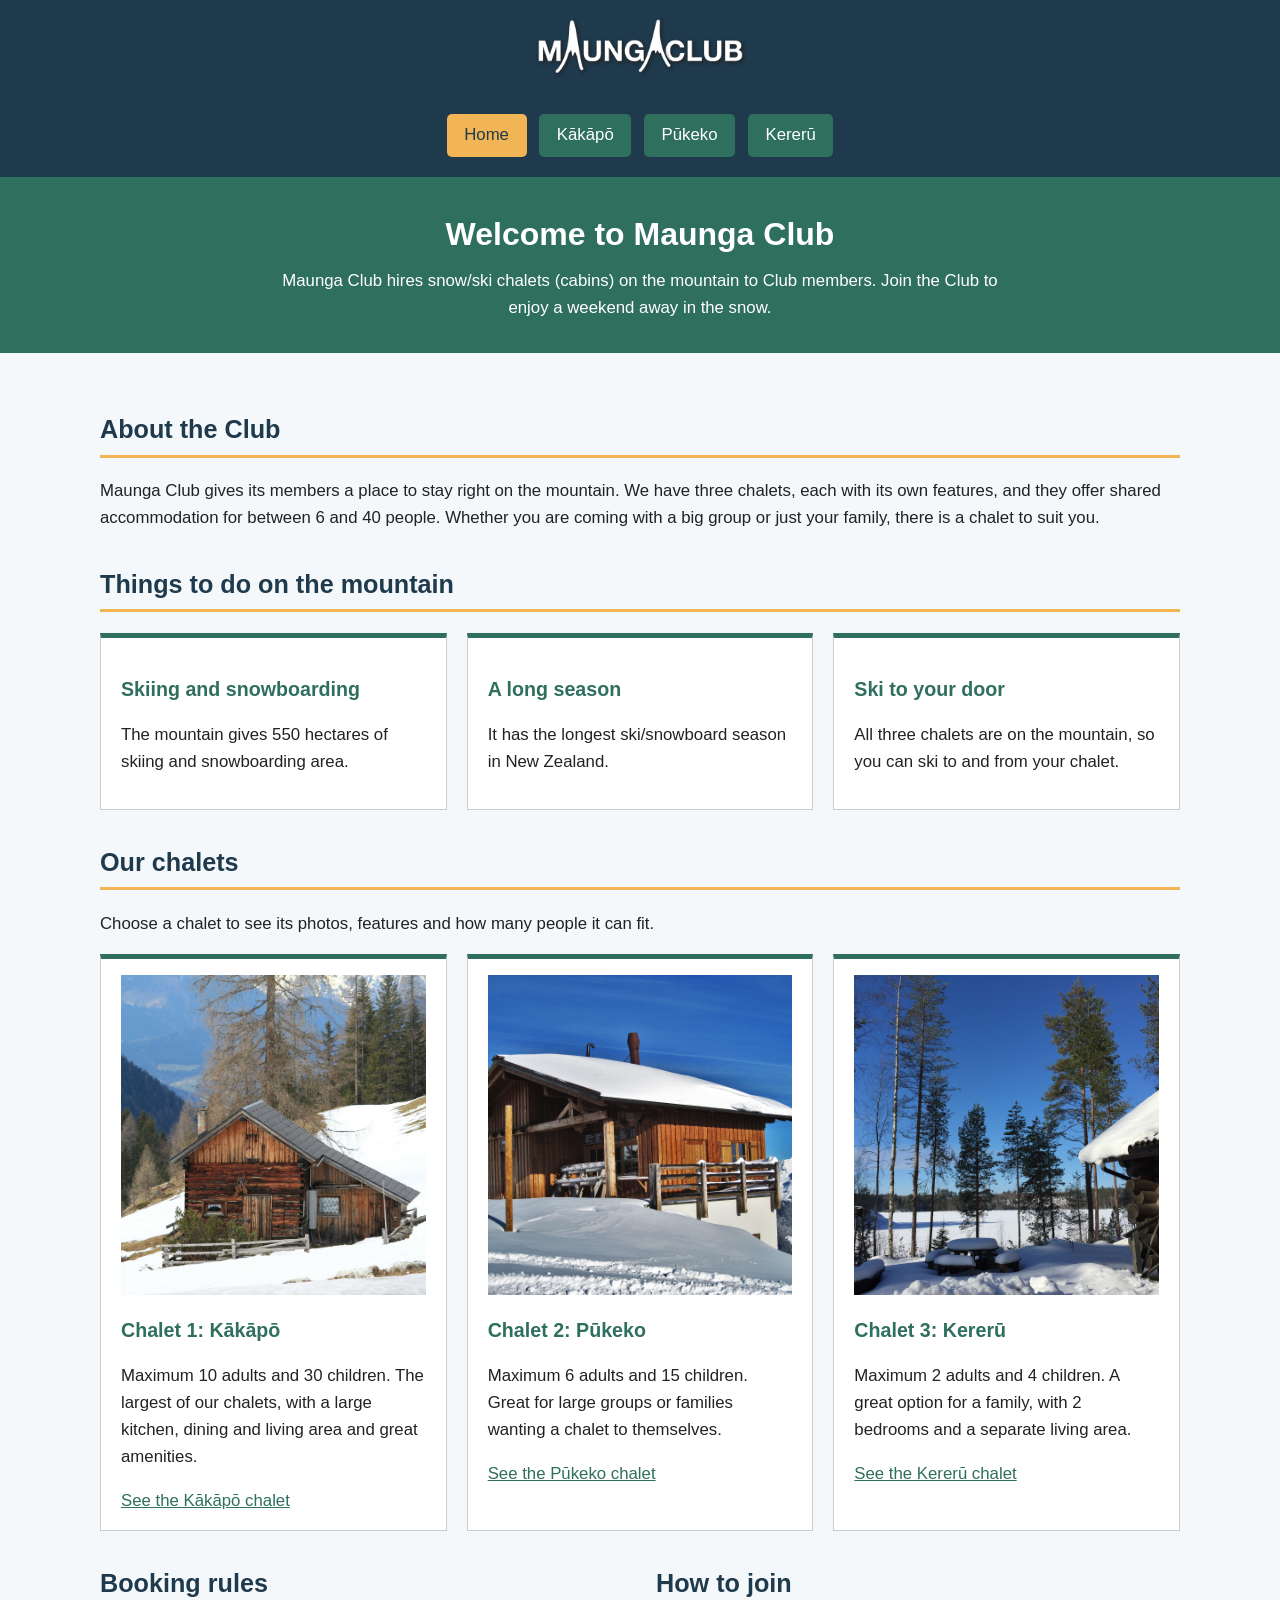
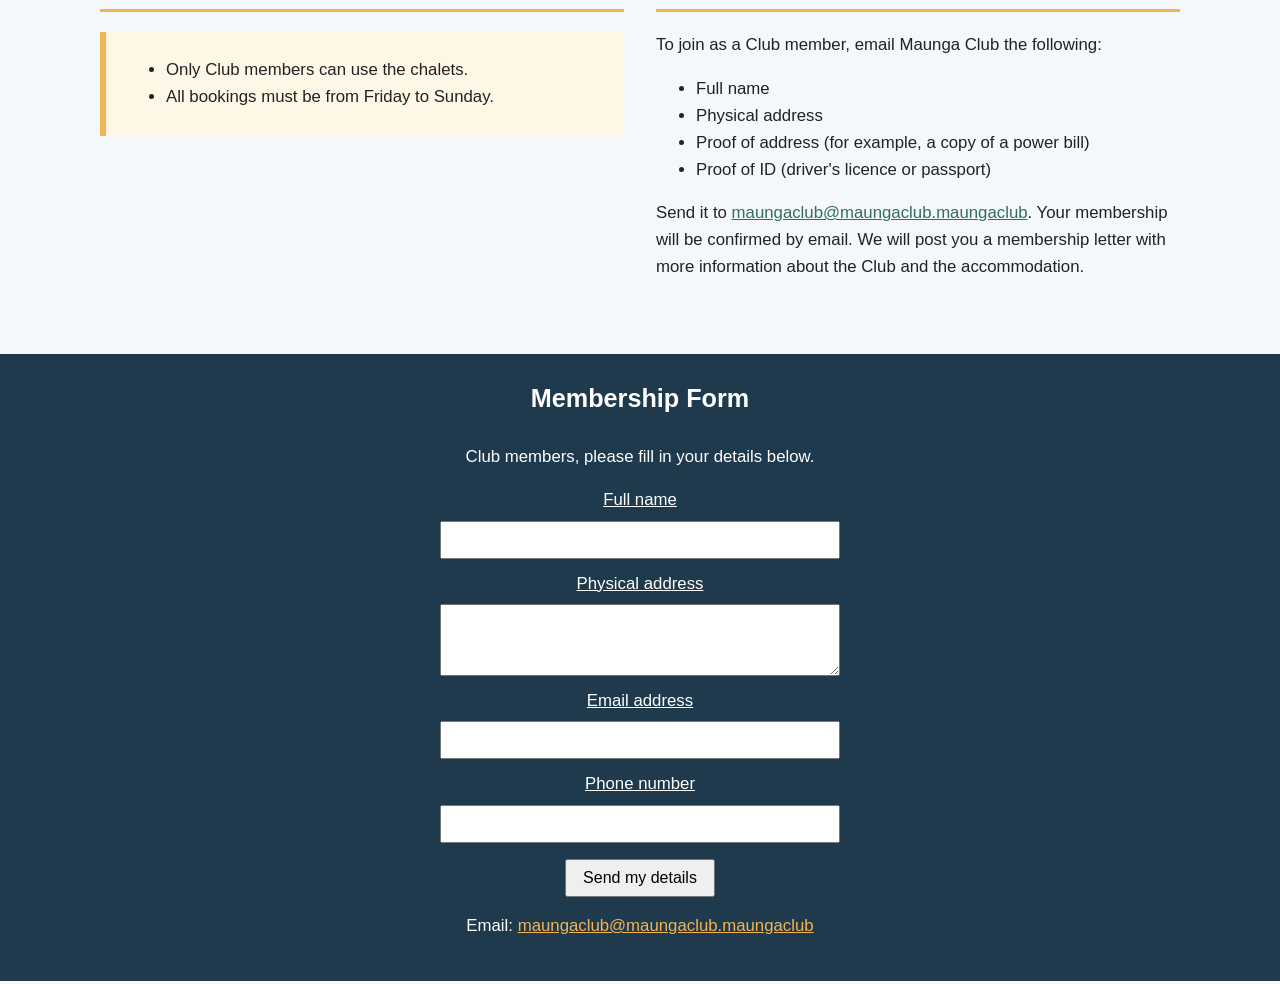
<file: index.html>
<!DOCTYPE html>
<html lang="en">
<head>
  <meta charset="UTF-8">
  <meta name="viewport" content="width=device-width, initial-scale=1.0">
  <title>Home | Maunga Club</title>
  <link rel="stylesheet" href="styles.css"> <!-- Link to CSS file -->
</head>
<body>
  <!-- Header containing the logo and navigation links (same on every page) -->
  <header>
    <h1><a class="logo" href="index.html">
        <img src="AS91893_Resources/Maunga_Club_white.png" alt="Maunga Club Logo"></a></h1>
    <nav>
      <a href="index.html" class="current">Home</a>
      <a href="kakapo.html">Kākāpō</a>
      <a href="pukeko.html">Pūkeko</a>
      <a href="kereru.html">Kererū</a>
    </nav>
  </header>

  <!-- Welcome banner -->
  <div class="banner">
    <h2>Welcome to Maunga Club</h2>
    <p>Maunga Club hires snow/ski chalets (cabins) on the mountain to Club members. Join the Club to enjoy a weekend away in the snow.</p>
  </div>

  <main>
    <!-- About the Club -->
    <h2>About the Club</h2>
    <p>Maunga Club gives its members a place to stay right on the mountain. We have three chalets, each with its own features, and they offer shared accommodation for between 6 and 40 people. Whether you are coming with a big group or just your family, there is a chalet to suit you.</p>

    <!-- Activities -->
    <h2>Things to do on the mountain</h2>
    <div class="card-grid">
      <div class="card"><h3>Skiing and snowboarding</h3><p>The mountain gives 550 hectares of skiing and snowboarding area.</p></div>
      <div class="card"><h3>A long season</h3><p>It has the longest ski/snowboard season in New Zealand.</p></div>
      <div class="card"><h3>Ski to your door</h3><p>All three chalets are on the mountain, so you can ski to and from your chalet.</p></div>
    </div>

    <!-- Chalet summaries (a box for each chalet with a link to its page) -->
    <h2>Our chalets</h2>
    <p>Choose a chalet to see its photos, features and how many people it can fit.</p>
    <div class="card-grid">
      <div class="card">
        <img src="AS91893_Resources/kakapo/cabin_exterior.jpg" alt="Outside of the Kākāpō chalet">
        <h3>Chalet 1: Kākāpō</h3>
        <p>Maximum 10 adults and 30 children. The largest of our chalets, with a large kitchen, dining and living area and great amenities.</p>
        <a href="kakapo.html">See the Kākāpō chalet</a>
      </div>
      <div class="card">
        <img src="AS91893_Resources/pukeko/chalet_exterior.jpg" alt="Outside of the Pūkeko chalet">
        <h3>Chalet 2: Pūkeko</h3>
        <p>Maximum 6 adults and 15 children. Great for large groups or families wanting a chalet to themselves.</p>
        <a href="pukeko.html">See the Pūkeko chalet</a>
      </div>
      <div class="card">
        <img src="AS91893_Resources/kereru/cabin_exterior.jpg" alt="Outside of the Kererū chalet">
        <h3>Chalet 3: Kererū</h3>
        <p>Maximum 2 adults and 4 children. A great option for a family, with 2 bedrooms and a separate living area.</p>
        <a href="kereru.html">See the Kererū chalet</a>
      </div>
    </div>

    <div class="two-col">
    <div>
    <!-- Booking rules -->
    <h2>Booking rules</h2>
    <div class="notice">
      <ul>
        <li>Only Club members can use the chalets.</li>
        <li>All bookings must be from Friday to Sunday.</li>
      </ul>
    </div>

    </div>
    <div>
    <!-- How to join -->
    <h2 id="join">How to join</h2>
    <p>To join as a Club member, email Maunga Club the following:</p>
    <ul>
      <li>Full name</li>
      <li>Physical address</li>
      <li>Proof of address (for example, a copy of a power bill)</li>
      <li>Proof of ID (driver's licence or passport)</li>
    </ul>
    <p>Send it to <a href="mailto:maungaclub@maungaclub.maungaclub">maungaclub@maungaclub.maungaclub</a>. Your membership will be confirmed by email. We will post you a membership letter with more information about the Club and the accommodation.</p>
    </div>
    </div>
  </main>

  <!-- Footer containing the membership form (same on every page) -->
  <footer id="membership">
    <h2 class="footer-title">Membership Form</h2>
    <p>Club members, please fill in your details below.</p>
    <!-- The form opens the user's email program with their details. "required" means the box cannot be empty -->
    <form action="mailto:maungaclub@maungaclub.maungaclub" method="post" enctype="text/plain">
      <label for="name">Full name</label>
      <input type="text" id="name" name="Full name" required>
      <label for="address">Physical address</label>
      <textarea id="address" name="Physical address" rows="3" required></textarea>
      <label for="email">Email address</label>
      <input type="email" id="email" name="Email address" required>
      <label for="phone">Phone number</label>
      <input type="tel" id="phone" name="Phone number" required>
      <button type="submit">Send my details</button>
    </form>
    <p>Email: <a href="mailto:maungaclub@maungaclub.maungaclub">maungaclub@maungaclub.maungaclub</a></p>
  </footer>
</body>
</html>
</file>
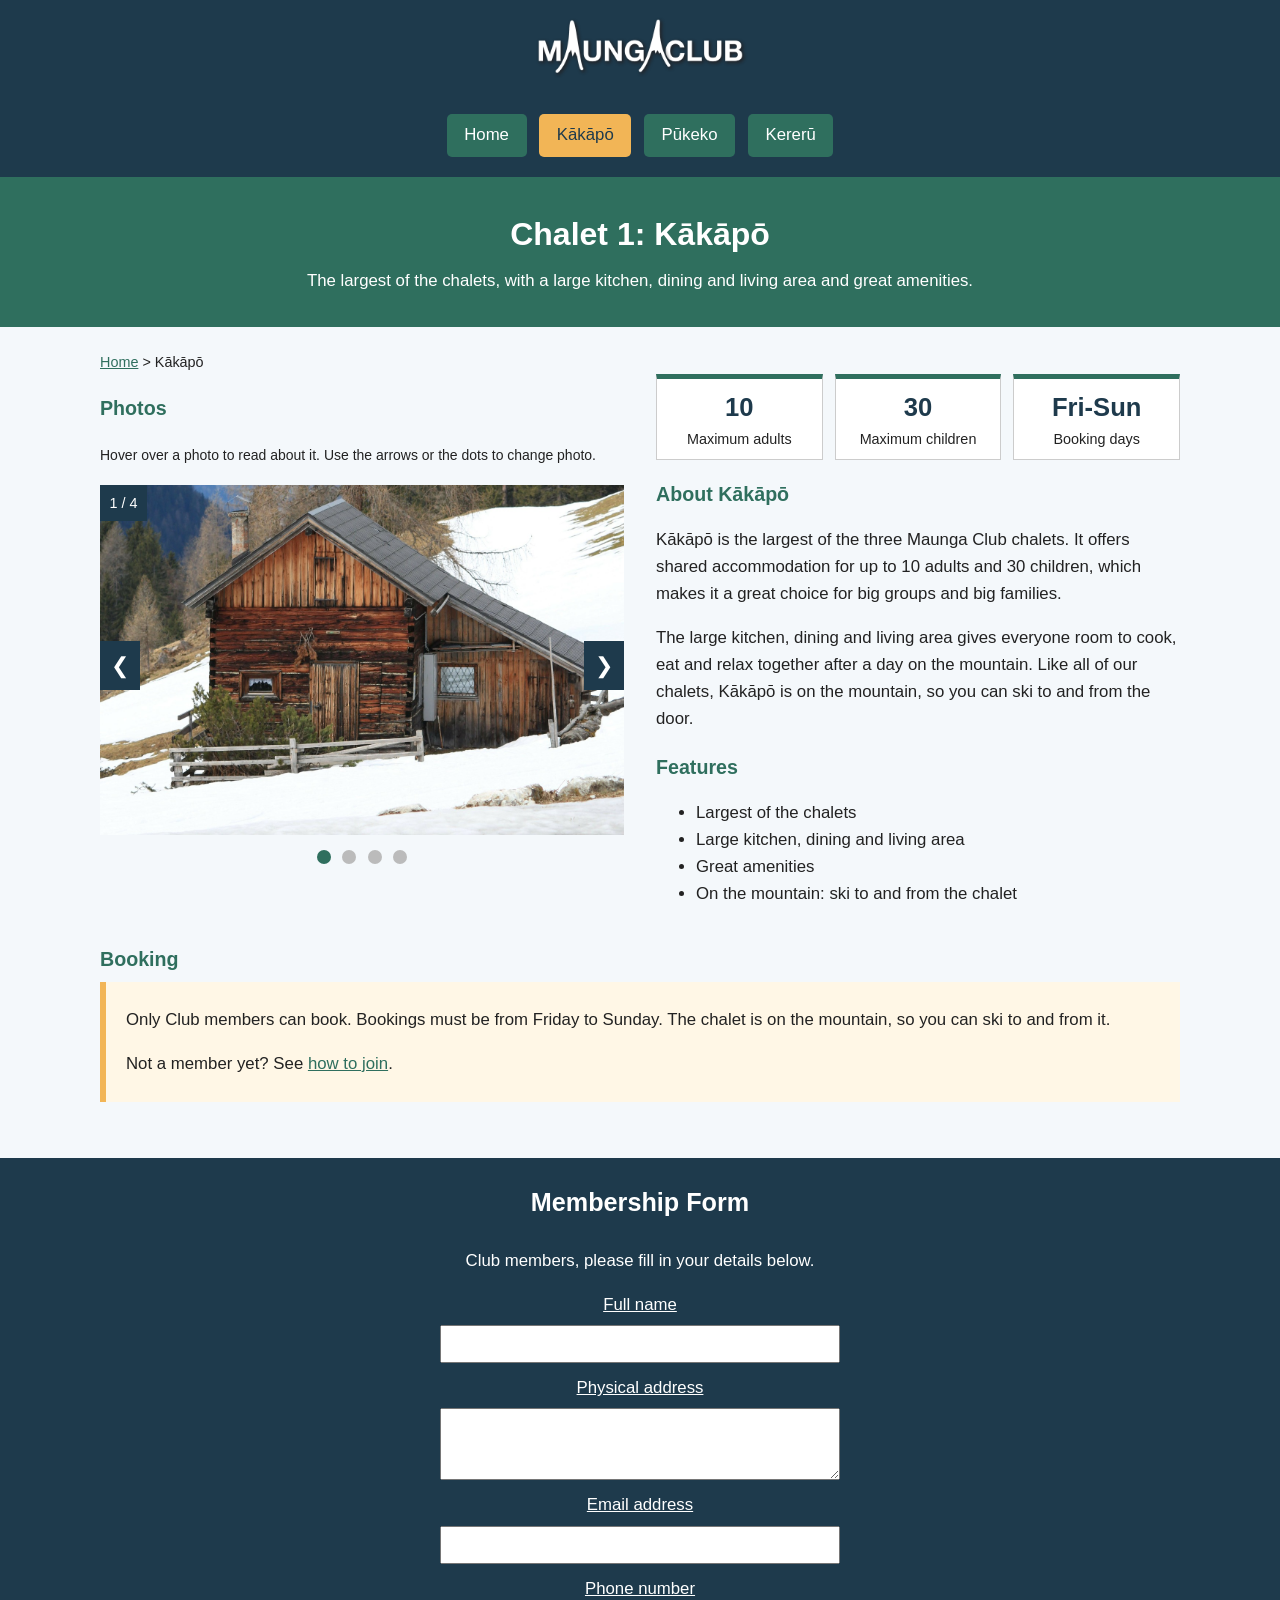
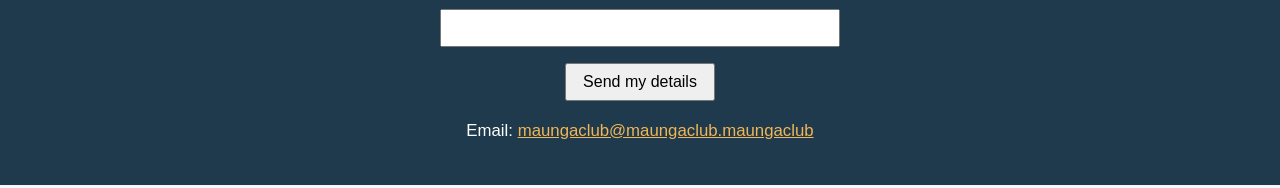
<file: kakapo.html>
<!DOCTYPE html>
<html lang="en">
<head>
  <meta charset="UTF-8">
  <meta name="viewport" content="width=device-width, initial-scale=1.0">
  <title>Kākāpō | Maunga Club</title>
  <link rel="stylesheet" href="styles.css"> <!-- Link to CSS file -->
</head>
<body>
  <!-- Header containing the logo and navigation links (same on every page) -->
  <header>
    <h1><a class="logo" href="index.html"><img src="AS91893_Resources/Maunga_Club_white.png" alt="Maunga Club Logo"></a></h1>
    <nav>
      <a href="index.html">Home</a>
      <a href="kakapo.html" class="current">Kākāpō</a>
      <a href="pukeko.html">Pūkeko</a>
      <a href="kereru.html">Kererū</a>
    </nav>
  </header>

  <!-- Banner with the chalet name and a short description -->
  <div class="banner">
    <h2>Chalet 1: Kākāpō</h2>
    <p>The largest of the chalets, with a large kitchen, dining and living area and great amenities.</p>
  </div>

  <main>
    <!-- Link back to the home page -->
    <p class="crumbs"><a href="index.html">Home</a> &gt; Kākāpō</p>

    <!-- Two columns: photos on one side, information on the other -->
    <div class="chalet-layout">
      <div>
        <h3>Photos</h3>
    <p><small>Hover over a photo to read about it. Use the arrows or the dots to change photo.</small></p>
    <div class="slideshow-container">

      <!-- Slide 1 -->
      <div class="mySlides fade">
        <div class="numbertext">1 / 4</div>
        <img src="AS91893_Resources/kakapo/cabin_exterior.jpg" alt="Outside of the Kākāpō chalet">
        <div class="text">The outside of the Kākāpō chalet. Kākāpō is the largest of the three Maunga Club chalets and it sits right on the mountain, so guests can ski straight to the door. It is big enough for up to 10 adults and 30 children.</div>
      </div>

      <!-- Slide 2 -->
      <div class="mySlides fade">
        <div class="numbertext">2 / 4</div>
        <img src="AS91893_Resources/kakapo/cabin_view.jpg" alt="The view from the Kākāpō chalet">
        <div class="text">The view from the Kākāpō chalet. The chalet is on the mountain, which has 550 hectares of skiing and snowboarding and the longest season in New Zealand. Guests can ski to and from the chalet.</div>
      </div>

      <!-- Slide 3 -->
      <div class="mySlides fade">
        <div class="numbertext">3 / 4</div>
        <img src="AS91893_Resources/kakapo/bunk_room.jpg" alt="A bunk room inside the Kākāpō chalet">
        <div class="text">A bunk room inside the Kākāpō chalet. Kākāpō has shared accommodation, so large groups and families can all stay together under one roof.</div>
      </div>

      <!-- Slide 4 -->
      <div class="mySlides fade">
        <div class="numbertext">4 / 4</div>
        <img src="AS91893_Resources/kakapo/hallway.jpg" alt="The hallway inside the Kākāpō chalet">
        <div class="text">The hallway inside the Kākāpō chalet. It connects the bunk rooms to the large kitchen, dining and living area where guests can cook, eat and relax after a day in the snow.</div>
      </div>

      <!-- Previous and next buttons -->
      <button class="prev" onclick="plusSlides(-1)" aria-label="Previous photo">&#10094;</button>
      <button class="next" onclick="plusSlides(1)" aria-label="Next photo">&#10095;</button>
    </div>

    <!-- The dots under the photos -->
    <div class="dots">
      <span class="dot" onclick="currentSlide(1)"></span>
      <span class="dot" onclick="currentSlide(2)"></span>
      <span class="dot" onclick="currentSlide(3)"></span>
      <span class="dot" onclick="currentSlide(4)"></span>
    </div>

      </div>
      <div>
        <div class="facts">
      <div class="fact"><span class="number">10</span>Maximum adults</div>
      <div class="fact"><span class="number">30</span>Maximum children</div>
      <div class="fact"><span class="number">Fri-Sun</span>Booking days</div>
    </div>
        <h3>About Kākāpō</h3>
    <p>Kākāpō is the largest of the three Maunga Club chalets. It offers shared accommodation for up to 10 adults and 30 children, which makes it a great choice for big groups and big families.</p>
    <p>The large kitchen, dining and living area gives everyone room to cook, eat and relax together after a day on the mountain. Like all of our chalets, Kākāpō is on the mountain, so you can ski to and from the door.</p>

        <h3>Features</h3>
    <ul>
      <li>Largest of the chalets</li>
      <li>Large kitchen, dining and living area</li>
      <li>Great amenities</li>
      <li>On the mountain: ski to and from the chalet</li>
    </ul>
      </div>
    </div>

    <!-- Booking information -->
    <h3>Booking</h3>
    <div class="notice">
      <p>Only Club members can book. Bookings must be from Friday to Sunday. The chalet is on the mountain, so you can ski to and from it.</p>
      <p>Not a member yet? See <a href="index.html#join">how to join</a>.</p>
    </div>
  </main>

  <!-- Footer containing the membership form (same on every page) -->
  <footer id="membership">
    <h2 class="footer-title">Membership Form</h2>
    <p>Club members, please fill in your details below.</p>
    <!-- The form opens the user's email program with their details. "required" means the box cannot be empty -->
    <form action="mailto:maungaclub@maungaclub.maungaclub" method="post" enctype="text/plain">
      <label for="name">Full name</label>
      <input type="text" id="name" name="Full name" required>
      <label for="address">Physical address</label>
      <textarea id="address" name="Physical address" rows="3" required></textarea>
      <label for="email">Email address</label>
      <input type="email" id="email" name="Email address" required>
      <label for="phone">Phone number</label>
      <input type="tel" id="phone" name="Phone number" required>
      <button type="submit">Send my details</button>
    </form>
    <p>Email: <a href="mailto:maungaclub@maungaclub.maungaclub">maungaclub@maungaclub.maungaclub</a></p>
  </footer>

  <script src="script.js"></script>
</body>
</html>
</file>
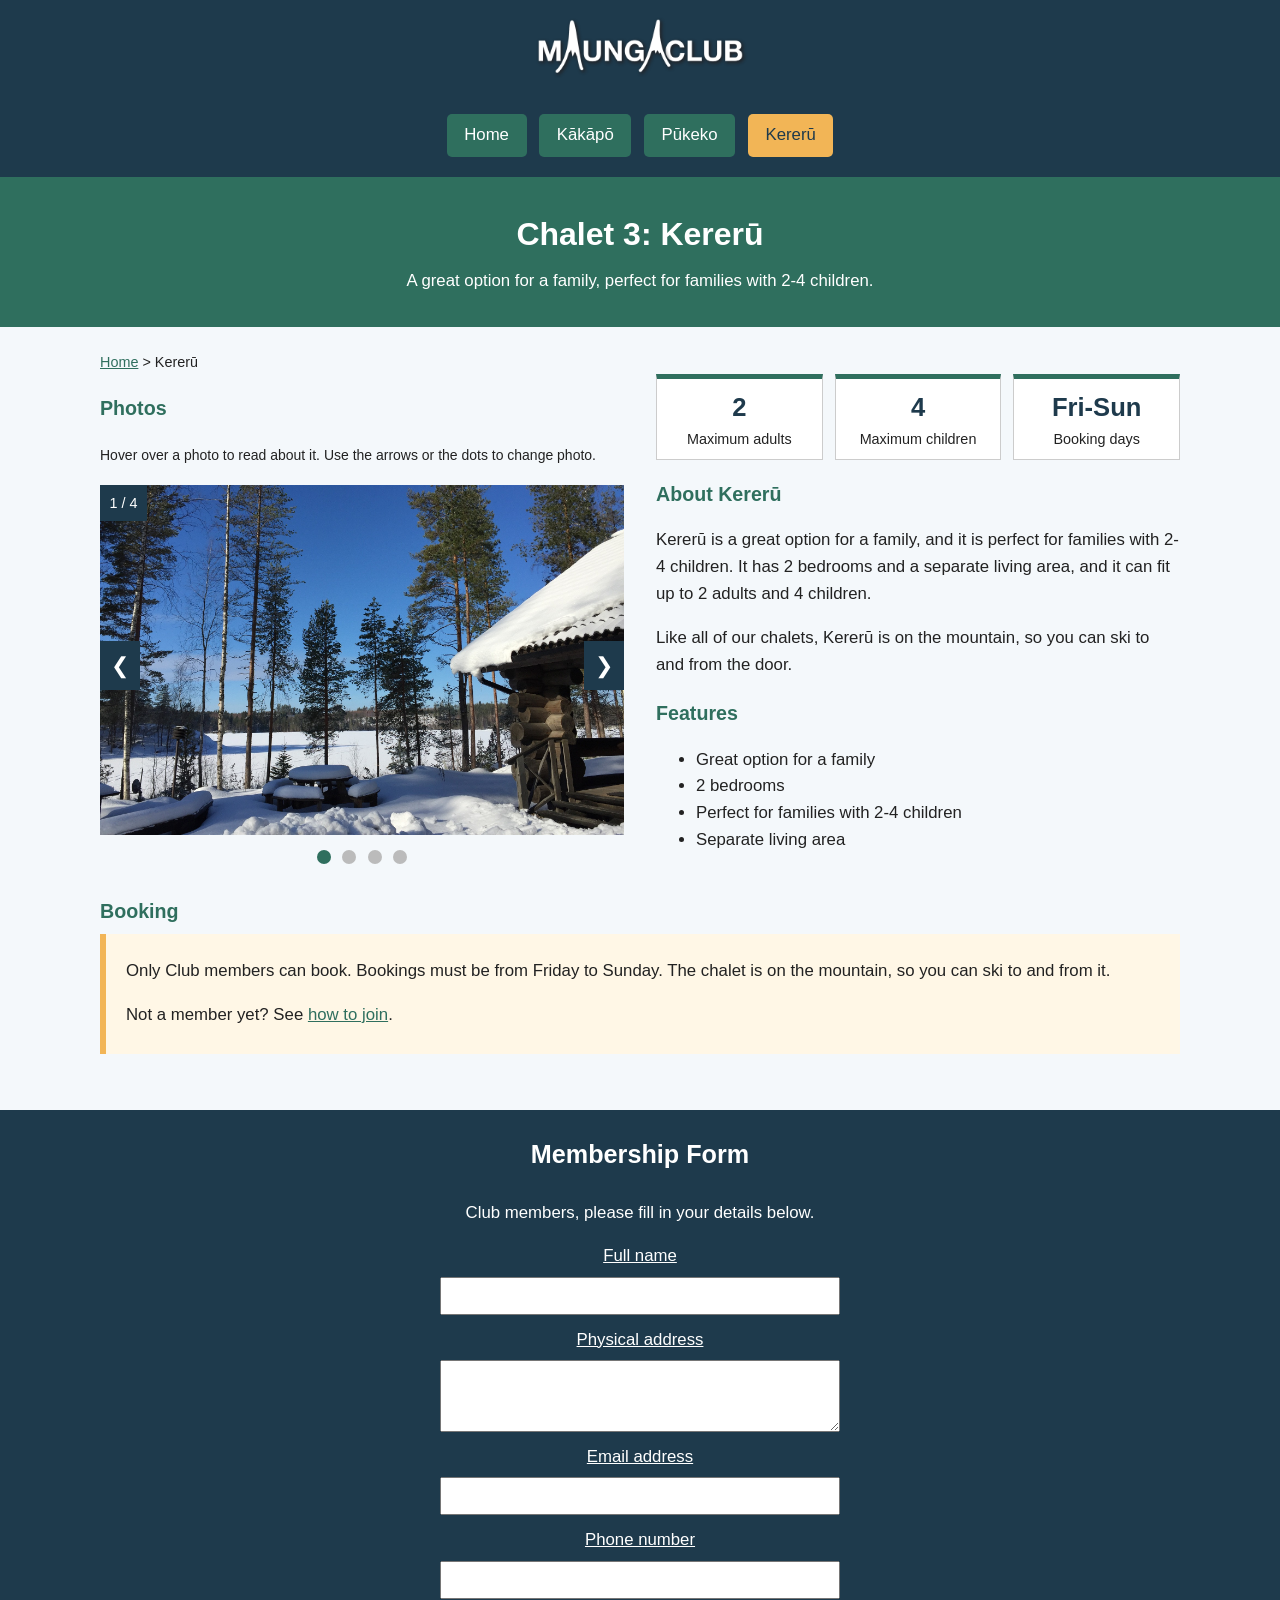
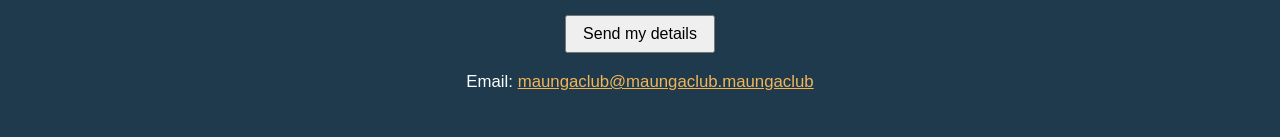
<file: kereru.html>
<!DOCTYPE html>
<html lang="en">
<head>
  <meta charset="UTF-8">
  <meta name="viewport" content="width=device-width, initial-scale=1.0">
  <title>Kererū | Maunga Club</title>
  <link rel="stylesheet" href="styles.css"> <!-- Link to CSS file -->
</head>
<body>
  <!-- Header containing the logo and navigation links (same on every page) -->
  <header>
    <h1><a class="logo" href="index.html"><img src="AS91893_Resources/Maunga_Club_white.png" alt="Maunga Club Logo"></a></h1>
    <nav>
      <a href="index.html">Home</a>
      <a href="kakapo.html">Kākāpō</a>
      <a href="pukeko.html">Pūkeko</a>
      <a href="kereru.html" class="current">Kererū</a>
    </nav>
  </header>

  <!-- Banner with the chalet name and a short description -->
  <div class="banner">
    <h2>Chalet 3: Kererū</h2>
    <p>A great option for a family, perfect for families with 2-4 children.</p>
  </div>

  <main>
    <!-- Link back to the home page -->
    <p class="crumbs"><a href="index.html">Home</a> &gt; Kererū</p>

    <!-- Two columns: photos on one side, information on the other -->
    <div class="chalet-layout">
      <div>
        <h3>Photos</h3>
    <p><small>Hover over a photo to read about it. Use the arrows or the dots to change photo.</small></p>
    <div class="slideshow-container">

      <!-- Slide 1 -->
      <div class="mySlides fade">
        <div class="numbertext">1 / 4</div>
        <img src="AS91893_Resources/kereru/cabin_exterior.jpg" alt="Outside of the Kererū chalet">
        <div class="text">The outside of the Kererū chalet. Kererū is a great option for a family, and it sits on the mountain so you can ski to the door.</div>
      </div>

      <!-- Slide 2 -->
      <div class="mySlides fade">
        <div class="numbertext">2 / 4</div>
        <img src="AS91893_Resources/kereru/adult_bedroom.jpg" alt="The adult bedroom inside the Kererū chalet">
        <div class="text">The adult bedroom. Kererū has 2 bedrooms and fits up to 2 adults.</div>
      </div>

      <!-- Slide 3 -->
      <div class="mySlides fade">
        <div class="numbertext">3 / 4</div>
        <img src="AS91893_Resources/kereru/kids_bedroom.jpg" alt="The kids bedroom inside the Kererū chalet">
        <div class="text">The kids' bedroom. Kererū is perfect for families with 2-4 children.</div>
      </div>

      <!-- Slide 4 -->
      <div class="mySlides fade">
        <div class="numbertext">4 / 4</div>
        <img src="AS91893_Resources/kereru/kitchen.jpg" alt="The kitchen inside the Kererū chalet">
        <div class="text">The kitchen inside Kererū, where families can make their own meals. The chalet also has a separate living area.</div>
      </div>

      <!-- Previous and next buttons -->
      <button class="prev" onclick="plusSlides(-1)" aria-label="Previous photo">&#10094;</button>
      <button class="next" onclick="plusSlides(1)" aria-label="Next photo">&#10095;</button>
    </div>

    <!-- The dots under the photos -->
    <div class="dots">
      <span class="dot" onclick="currentSlide(1)"></span>
      <span class="dot" onclick="currentSlide(2)"></span>
      <span class="dot" onclick="currentSlide(3)"></span>
      <span class="dot" onclick="currentSlide(4)"></span>
    </div>

      </div>
      <div>
        <div class="facts">
      <div class="fact"><span class="number">2</span>Maximum adults</div>
      <div class="fact"><span class="number">4</span>Maximum children</div>
      <div class="fact"><span class="number">Fri-Sun</span>Booking days</div>
    </div>
        <h3>About Kererū</h3>
    <p>Kererū is a great option for a family, and it is perfect for families with 2-4 children. It has 2 bedrooms and a separate living area, and it can fit up to 2 adults and 4 children.</p>
    <p>Like all of our chalets, Kererū is on the mountain, so you can ski to and from the door.</p>

        <h3>Features</h3>
    <ul>
      <li>Great option for a family</li>
      <li>2 bedrooms</li>
      <li>Perfect for families with 2-4 children</li>
      <li>Separate living area</li>
    </ul>
      </div>
    </div>

    <!-- Booking information -->
    <h3>Booking</h3>
    <div class="notice">
      <p>Only Club members can book. Bookings must be from Friday to Sunday. The chalet is on the mountain, so you can ski to and from it.</p>
      <p>Not a member yet? See <a href="index.html#join">how to join</a>.</p>
    </div>
  </main>

  <!-- Footer containing the membership form (same on every page) -->
  <footer id="membership">
    <h2 class="footer-title">Membership Form</h2>
    <p>Club members, please fill in your details below.</p>
    <!-- The form opens the user's email program with their details. "required" means the box cannot be empty -->
    <form action="mailto:maungaclub@maungaclub.maungaclub" method="post" enctype="text/plain">
      <label for="name">Full name</label>
      <input type="text" id="name" name="Full name" required>
      <label for="address">Physical address</label>
      <textarea id="address" name="Physical address" rows="3" required></textarea>
      <label for="email">Email address</label>
      <input type="email" id="email" name="Email address" required>
      <label for="phone">Phone number</label>
      <input type="tel" id="phone" name="Phone number" required>
      <button type="submit">Send my details</button>
    </form>
    <p>Email: <a href="mailto:maungaclub@maungaclub.maungaclub">maungaclub@maungaclub.maungaclub</a></p>
  </footer>

  <script src="script.js"></script>
</body>
</html>
</file>
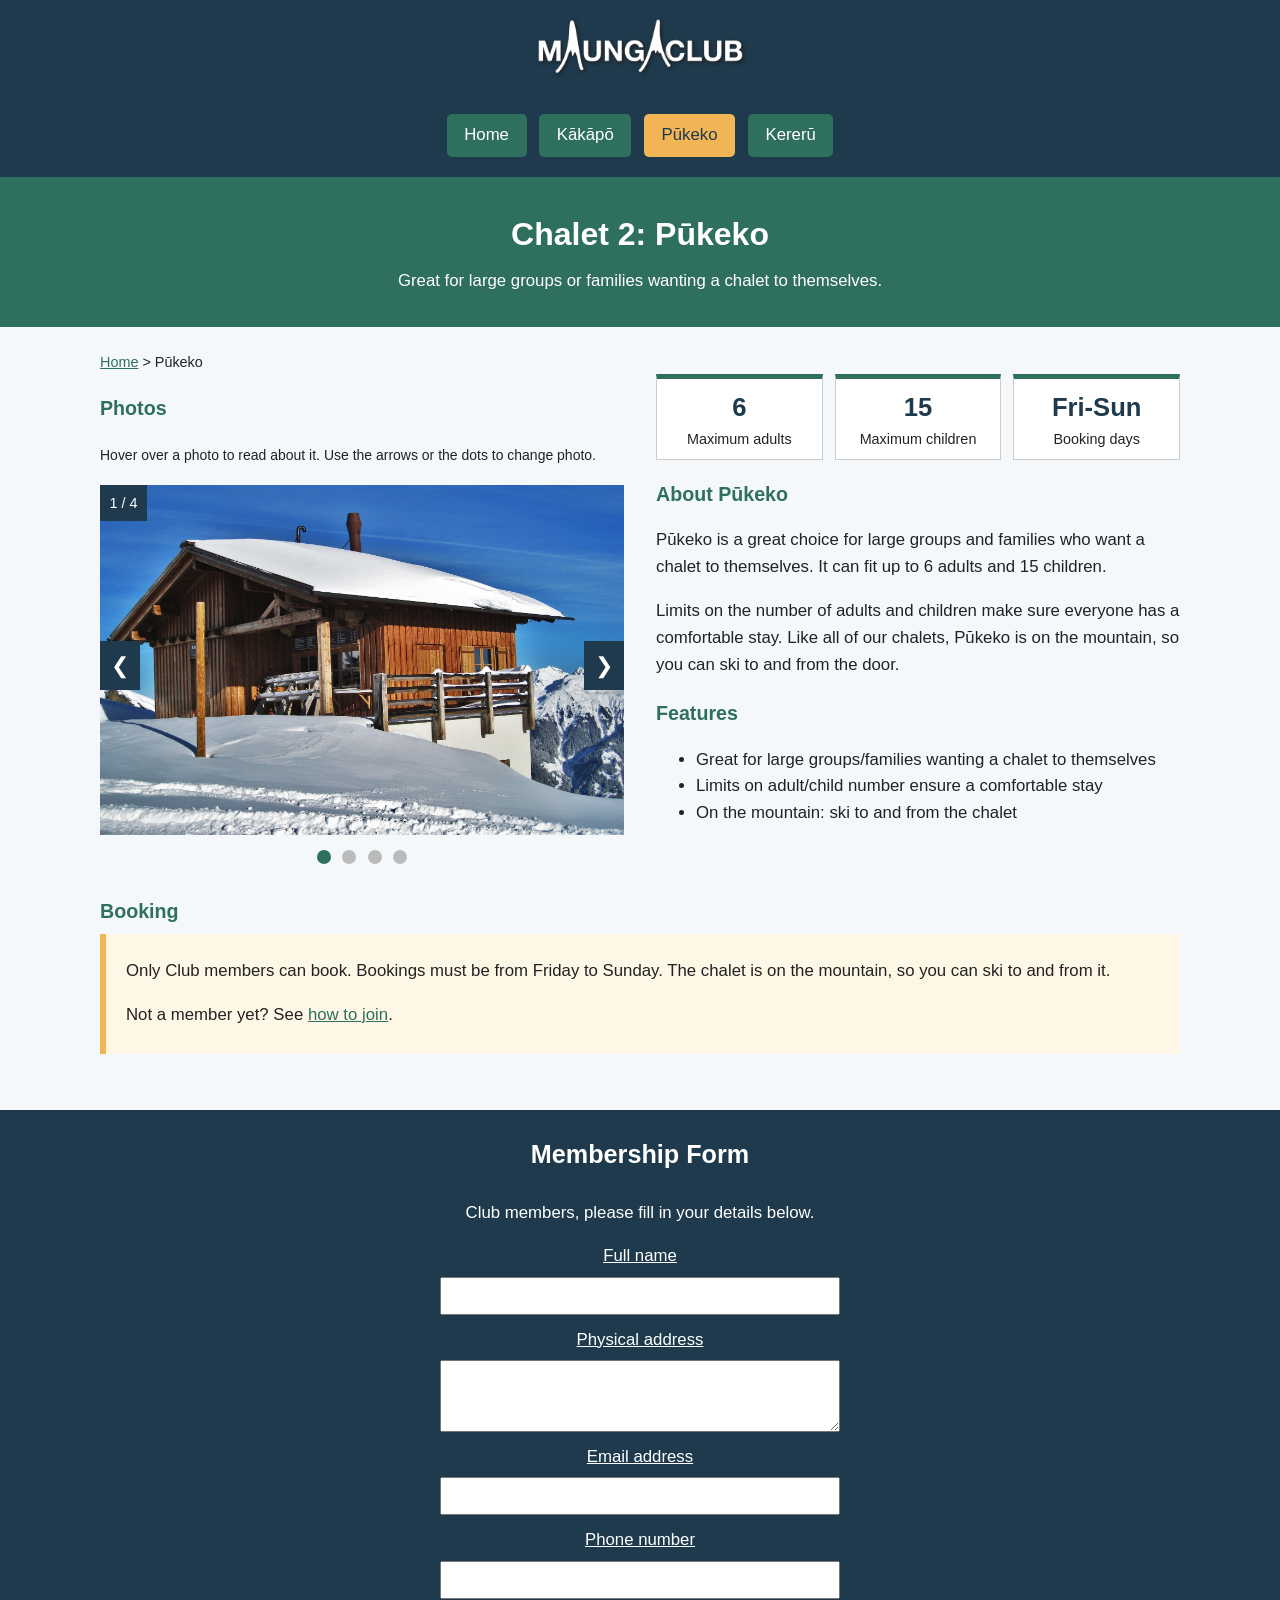
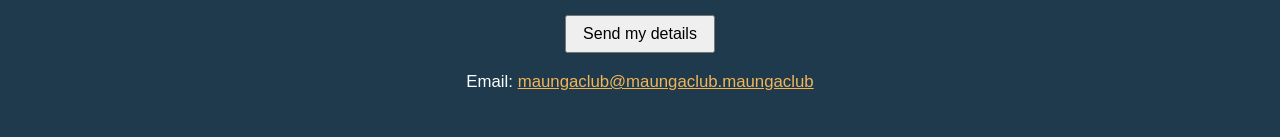
<file: pukeko.html>
<!DOCTYPE html>
<html lang="en">
<head>
  <meta charset="UTF-8">
  <meta name="viewport" content="width=device-width, initial-scale=1.0">
  <title>Pūkeko | Maunga Club</title>
  <link rel="stylesheet" href="styles.css"> <!-- Link to CSS file -->
</head>
<body>
  <!-- Header containing the logo and navigation links (same on every page) -->
  <header>
    <h1><a class="logo" href="index.html"><img src="AS91893_Resources/Maunga_Club_white.png" alt="Maunga Club Logo"></a></h1>
    <nav>
      <a href="index.html">Home</a>
      <a href="kakapo.html">Kākāpō</a>
      <a href="pukeko.html" class="current">Pūkeko</a>
      <a href="kereru.html">Kererū</a>
    </nav>
  </header>

  <!-- Banner with the chalet name and a short description -->
  <div class="banner">
    <h2>Chalet 2: Pūkeko</h2>
    <p>Great for large groups or families wanting a chalet to themselves.</p>
  </div>

  <main>
    <!-- Link back to the home page -->
    <p class="crumbs"><a href="index.html">Home</a> &gt; Pūkeko</p>

    <!-- Two columns: photos on one side, information on the other -->
    <div class="chalet-layout">
      <div>
        <h3>Photos</h3>
    <p><small>Hover over a photo to read about it. Use the arrows or the dots to change photo.</small></p>
    <div class="slideshow-container">

      <!-- Slide 1 -->
      <div class="mySlides fade">
        <div class="numbertext">1 / 4</div>
        <img src="AS91893_Resources/pukeko/chalet_exterior.jpg" alt="Outside of the Pūkeko chalet">
        <div class="text">The outside of the Pūkeko chalet. Pūkeko is great for large groups and families who want a chalet to themselves, and it sits on the mountain.</div>
      </div>

      <!-- Slide 2 -->
      <div class="mySlides fade">
        <div class="numbertext">2 / 4</div>
        <img src="AS91893_Resources/pukeko/chalet_view.jpg" alt="The view from the Pūkeko chalet">
        <div class="text">The view from the Pūkeko chalet. The mountain has 550 hectares of skiing and snowboarding, and you can ski to and from the chalet.</div>
      </div>

      <!-- Slide 3 -->
      <div class="mySlides fade">
        <div class="numbertext">3 / 4</div>
        <img src="AS91893_Resources/pukeko/adult_bedroom.jpg" alt="An adult bedroom inside the Pūkeko chalet">
        <div class="text">An adult bedroom inside Pūkeko. Pūkeko can fit up to 6 adults and 15 children.</div>
      </div>

      <!-- Slide 4 -->
      <div class="mySlides fade">
        <div class="numbertext">4 / 4</div>
        <img src="AS91893_Resources/pukeko/bathroom.jpg" alt="The bathroom inside the Pūkeko chalet">
        <div class="text">The bathroom inside Pūkeko. The limits on adults and children help make sure everyone has a comfortable stay.</div>
      </div>

      <!-- Previous and next buttons -->
      <button class="prev" onclick="plusSlides(-1)" aria-label="Previous photo">&#10094;</button>
      <button class="next" onclick="plusSlides(1)" aria-label="Next photo">&#10095;</button>
    </div>

    <!-- The dots under the photos -->
    <div class="dots">
      <span class="dot" onclick="currentSlide(1)"></span>
      <span class="dot" onclick="currentSlide(2)"></span>
      <span class="dot" onclick="currentSlide(3)"></span>
      <span class="dot" onclick="currentSlide(4)"></span>
    </div>

      </div>
      <div>
        <div class="facts">
      <div class="fact"><span class="number">6</span>Maximum adults</div>
      <div class="fact"><span class="number">15</span>Maximum children</div>
      <div class="fact"><span class="number">Fri-Sun</span>Booking days</div>
    </div>
        <h3>About Pūkeko</h3>
    <p>Pūkeko is a great choice for large groups and families who want a chalet to themselves. It can fit up to 6 adults and 15 children.</p>
    <p>Limits on the number of adults and children make sure everyone has a comfortable stay. Like all of our chalets, Pūkeko is on the mountain, so you can ski to and from the door.</p>

        <h3>Features</h3>
    <ul>
      <li>Great for large groups/families wanting a chalet to themselves</li>
      <li>Limits on adult/child number ensure a comfortable stay</li>
      <li>On the mountain: ski to and from the chalet</li>
    </ul>
      </div>
    </div>

    <!-- Booking information -->
    <h3>Booking</h3>
    <div class="notice">
      <p>Only Club members can book. Bookings must be from Friday to Sunday. The chalet is on the mountain, so you can ski to and from it.</p>
      <p>Not a member yet? See <a href="index.html#join">how to join</a>.</p>
    </div>
  </main>

  <!-- Footer containing the membership form (same on every page) -->
  <footer id="membership">
    <h2 class="footer-title">Membership Form</h2>
    <p>Club members, please fill in your details below.</p>
    <!-- The form opens the user's email program with their details. "required" means the box cannot be empty -->
    <form action="mailto:maungaclub@maungaclub.maungaclub" method="post" enctype="text/plain">
      <label for="name">Full name</label>
      <input type="text" id="name" name="Full name" required>
      <label for="address">Physical address</label>
      <textarea id="address" name="Physical address" rows="3" required></textarea>
      <label for="email">Email address</label>
      <input type="email" id="email" name="Email address" required>
      <label for="phone">Phone number</label>
      <input type="tel" id="phone" name="Phone number" required>
      <button type="submit">Send my details</button>
    </form>
    <p>Email: <a href="mailto:maungaclub@maungaclub.maungaclub">maungaclub@maungaclub.maungaclub</a></p>
  </footer>

  <script src="script.js"></script>
</body>
</html>
</file>
<file: styles.css>
/* ---------- Base styles (same on every page) ---------- */
* { box-sizing: border-box; }
body { font-family: Arial, sans-serif; font-size: 1.05rem; margin: 0; background-color: #f4f8fb; color: #222; line-height: 1.6; }
main { max-width: 70rem; margin: 0 auto; padding: 1.5rem 1.25rem; }   /* every page uses the same width */
h2 { color: #1e3a4c; border-bottom: 3px solid #f2b556; padding-bottom: 0.3rem; margin-top: 2rem; }
h3 { color: #2f6f5e; margin-bottom: 0.4rem; }
img { max-width: 100%; height: auto; object-position: bottom }
a { color: #2f6f5e; }

/* ---------- Header and navigation ---------- */
header { background-color: #1e3a4c; padding: 1rem 1.5rem; }
header h1 { margin: 0; text-align: center; }
.logo img { width: 14rem; max-width: 80%; }
nav { text-align: center; margin-top: 0.75rem; }
nav a { display: inline-block; 
    color: white; 
    background-color: #2f6f5e; 
    padding: 0.5rem 1.1rem; 
    margin: 0.25rem; 
    text-decoration: none; 
    border-radius: 5px; }
nav a:hover, nav a.current { background-color: #f2b556; color: #1e3a4c; }   /* "current" marks the page you are on */

/* ---------- Banner at the top of every page ---------- */
.banner { background-color: #2f6f5e; color: white; text-align: center; padding: 2rem 1.25rem; }
.banner h2 { color: white; border: none; font-size: 2rem; margin: 0 0 0.5rem 0; padding: 0; }
.banner p { max-width: 45rem; margin: 0 auto; }

/* ---------- Boxes (cards) ---------- */
.card-grid { display: grid; 
    grid-template-columns: repeat(auto-fit, minmax(15rem, 1fr)); 
    gap: 1.25rem; }
.card { background-color: white; 
    border: 1px solid #ccc; 
    border-top: 5px solid #2f6f5e; 
    padding: 1rem 1.25rem; }
.card img { width: 100%; 
    height: 20rem; 
    object-fit: cover; 
    display: block; 
    margin-bottom: 0.75rem; }
.notice { background-color: #fff7e6; 
    border-left: 6px solid #f2b556; 
    padding: 0.5rem 1.25rem; }
.two-col { display: grid; 
    grid-template-columns: repeat(auto-fit, minmax(20rem, 1fr)); gap: 2rem; }

/* ---------- Chalet pages: photos on one side, information on the other ---------- */
.chalet-layout { display: grid; 
    grid-template-columns: repeat(auto-fit, minmax(21rem, 1fr)); 
    gap: 2rem; 
    align-items: start; }

.crumbs { font-size: 0.9rem; 
    margin: 0; }

.facts { display: flex; 
    flex-wrap: wrap; 
    gap: 0.75rem; 
    margin-bottom: 1rem; }

.fact { flex: 1 1 6rem; 
    background-color: white; 
    border: 1px solid #ccc; 
    border-top: 5px solid #2f6f5e; 
    padding: 0.5rem; text-align: center;
    font-size: 0.9rem; }
.number { display: block; 
    font-size: 1.6rem; 
    font-weight: bold; 
    color: #1e3a4c; }

/* ---------- Photo slideshow ---------- */
.slideshow-container { position: relative; 
    width: 100%; 
    background-color: #1e3a4c; }
    
.mySlides { display: none; 
    position: relative; }

.mySlides img { width: 100%; 
    aspect-ratio: 3 / 2; 
    object-fit: cover; 
    display: block; }

.numbertext { position: absolute; 
    top: 0; left: 0; 
    color: white; 
    background-color: #1e3a4c; 
    padding: 0.4rem 0.6rem; 
    font-size: 0.9rem; }

.text { opacity: 0; 
    transition: opacity 0.5s; 
    position: absolute; 
    bottom: 0; left: 0; 
    width: 100%; color: white; 
    background-color: #1e3a4c; 
    padding: 0.75rem 1rem; 
    font-size: 0.9rem; }   /* fades in on hover */

.mySlides:hover .text { opacity: 1; }
.prev, .next { position: absolute; 
    top: 40%; 
    background-color: #1e3a4c; 
    color: white; 
    border: none; 
    font-size: 1.4rem; 
    padding: 0.7rem; 
    cursor: pointer; }
    
.prev { left: 0; }
.next { right: 0; }
.prev:hover, .next:hover { background-color: #2f6f5e; }
.dots { text-align: center; margin-top: 0.75rem; }
.dot { display: inline-block; 
    height: 0.9rem; 
    width: 0.9rem; 
    margin: 0.2rem; 
    background-color: #bbb; 
    border-radius: 50%; 
    cursor: pointer; }
.dot:hover, .active { background-color: #2f6f5e; }

/* Small screens: description goes under the photo so it never covers it */
@media (max-width: 700px) {
  .text { position: static; opacity: 1; }
  .prev, .next { top: 20%; }
  .logo img { width: 10rem; }
}

/* ---------- Footer and form ---------- */
footer { background-color: #1e3a4c; 
    color: white;
    padding: 1.5rem;
    margin-top: 2rem; 
    text-align: center; }

footer h2 { color: white; 
    border: none; 
    margin-top: 0; }

footer a { 
    color: #f2b556;
  }
label { 
    display: block;
     text-decoration: underline; 
    margin-top: 0.75rem; }
input, textarea { width: 100%; 
    max-width: 25rem; 
    padding: 0.5rem; 
    margin: 0.4rem auto; 
    display: block; 
    font-size: 1rem;
 }

button { margin: 1rem auto 0.25rem auto; 
    padding: 0.5rem 1rem; 
    font-size: 1rem; 
    display: block; 
    cursor: pointer; }
</file>
